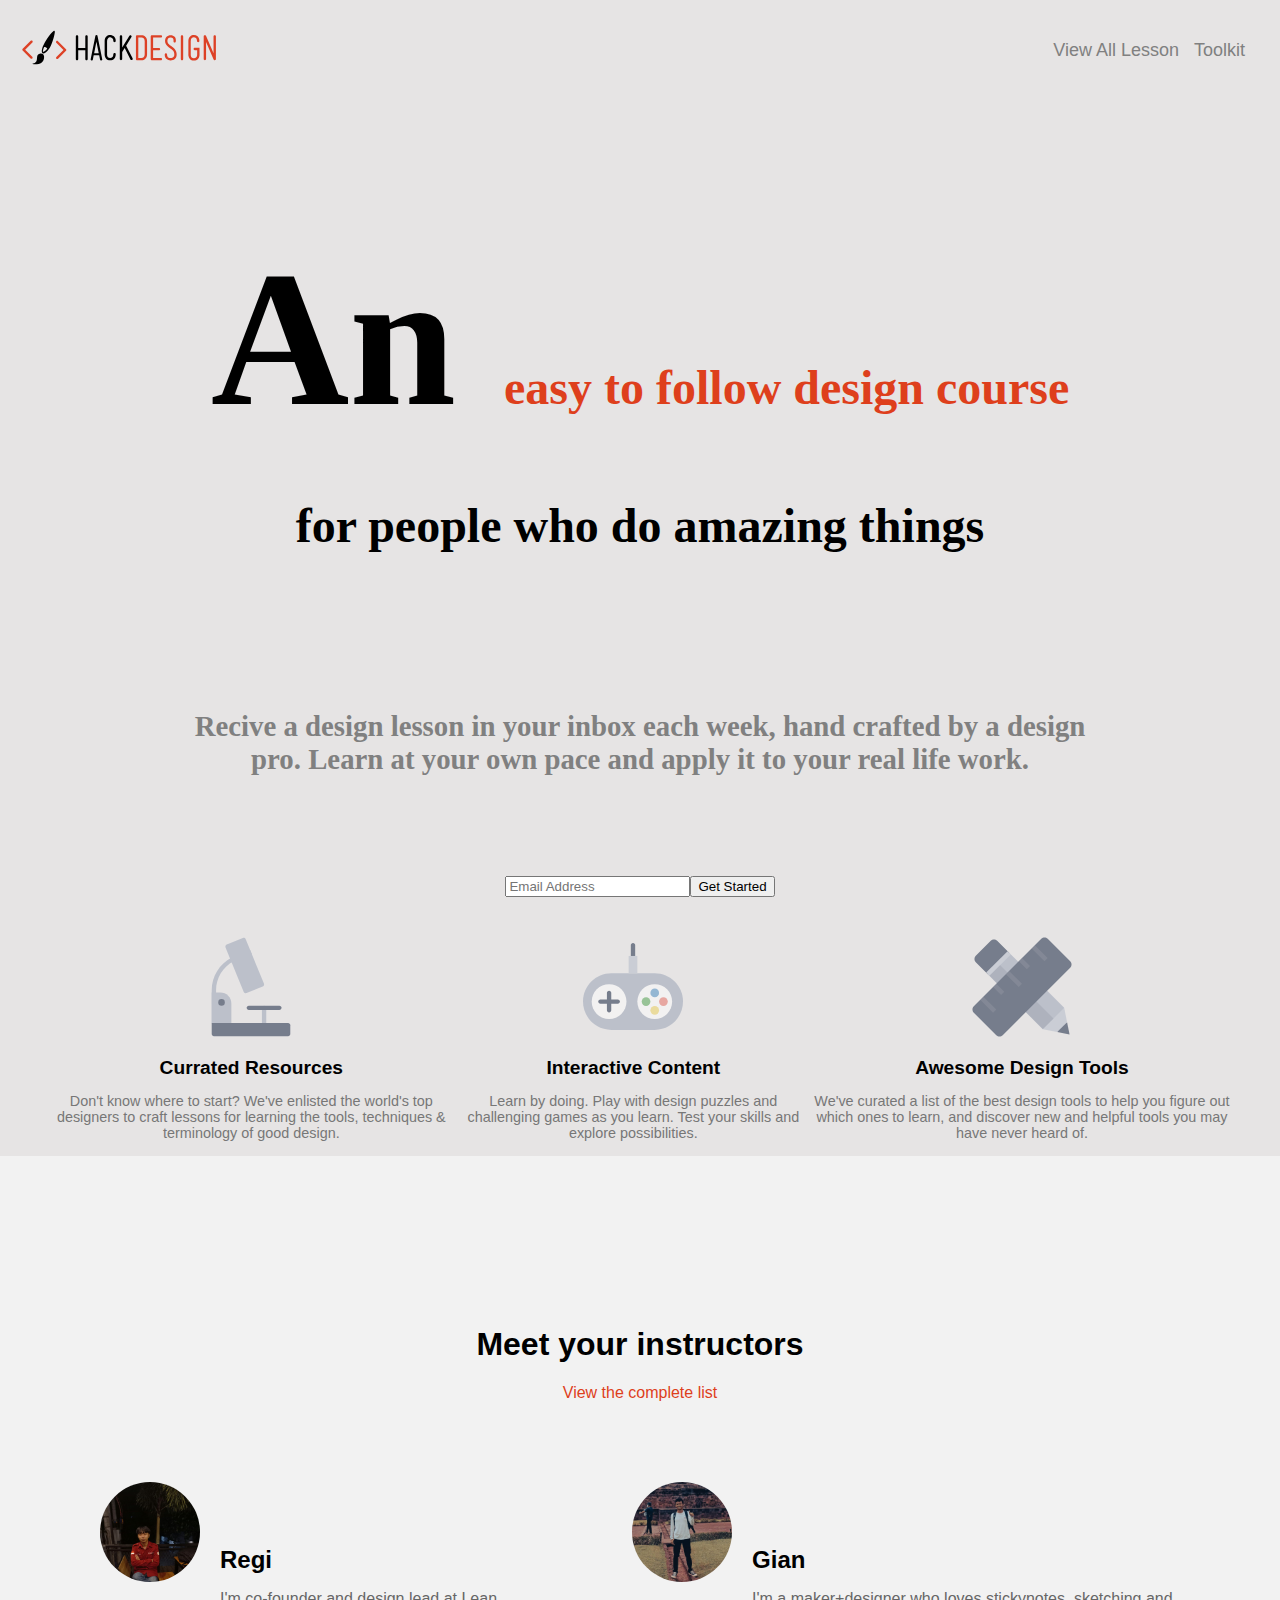
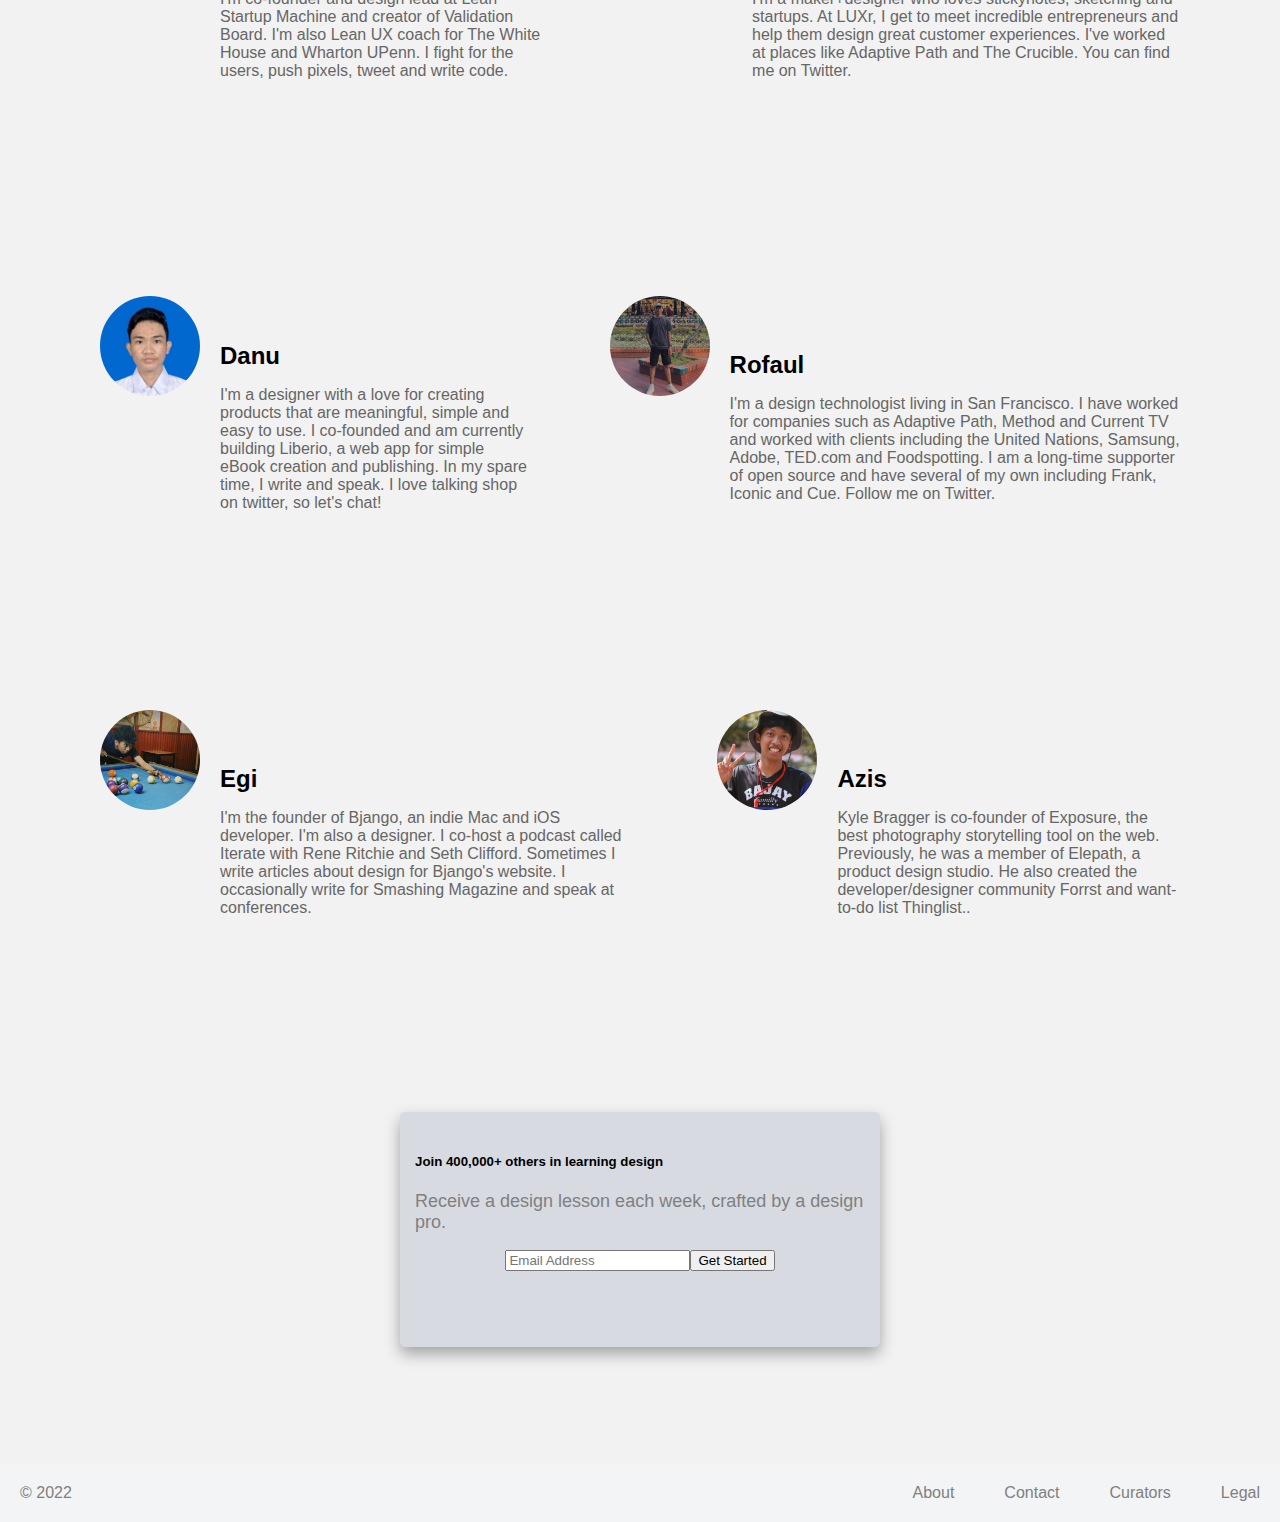
<file: Mission 2/index.html>
<!DOCTYPE html>
<html lang="en">
  <head>
    <meta charset="UTF-8" />
    <meta name="viewport" content="width=device-width, initial-scale=1.0" />
    <link
      href="https://cdn.jsdelivr.net/npm/bootstrap@5.3.1/dist/css/bootstrap.min.css"
      rel="stylesheet"
      integrity="sha384-4bw+/aepP/YC94hEpVNVgiZdgIC5+VKNBQNGCHeKRQN+PtmoHDEXuppvnDJzQIu9"
      crossorigin="anonymous"
    />
    <link rel="stylesheet" type="text/css" href="styles.css" />
    <title>Mission 2</title>
  </head>
  <body>
    <div class="BigContainer">
      <!-- Navbar -->
      <section>
        <div class="navbar-container">
          <nav class="wrapper-navbar">
            <div class="brand">
              <div class="Logo">
                <img src="asset\hackdesign.svg" alt="hackdesign-logo" />
              </div>
            </div>
            <ul class="navbar">
              <li><a href="">View All Lesson</a></li>
              <li><a href="">Toolkit</a></li>
            </ul>
          </nav>
        </div>
      </section>
      <!--Konten-->
      <section>
        <div class="Konten1">
          <h1>
            An <span class="text-konten1">easy to follow design course</span>
            <p class="text-konten1-line2">for people who do amazing things</p>
          </h1>
        </div>
      </section>

      <section class="content-section">
        <div class="Konten2">
          <p class="text-konten2">
            Recive a design lesson in your inbox each week, hand crafted by a
            design pro. Learn at your own pace and apply it to your real life
            work.
          </p>
        </div>
        <div class="input-group">
          <input
            type="email"
            class="form-control"
            placeholder="Email Address"
            aria-label="Email Address"
            aria-describedby="button-addon2"
          />
          <button class="btn btn-success" type="button" id="button-addon2">
            Get Started
          </button>
        </div>
      </section>

      <!--Menu-->
      <section>
        <div class="container-menu">
          <div class="mikroskop">
            <img src="asset/mikroskop.svg" alt="gambarMikroskop" />
            <h3>Currated Resources</h3>
            <p class="text-center">
              Don't know where to start? We've enlisted the world's top
              designers to craft lessons for learning the tools, techniques &
              terminology of good design.
            </p>
          </div>

          <div class="gamepad">
            <img src="asset/gamepad.svg" alt="gambarGamePad" />
            <h3>Interactive Content</h3>
            <p class="text-center">
              Learn by doing. Play with design puzzles and challenging games as
              you learn. Test your skills and explore possibilities.
            </p>
          </div>

          <div class="pensil">
            <img src="asset/pensil.svg" alt="gambarPensil" />
            <h3>Awesome Design Tools</h3>
            <p class="text-center">
              We've curated a list of the best design tools to help you figure
              out which ones to learn, and discover new and helpful tools you
              may have never heard of.
            </p>
          </div>
        </div>
      </section>
    </div>
    <!--Meet your intrucors-->
    <div class="BigContainer2">
      <section class="container-profile">
        <section class="title">
          <h1>Meet your instructors</h1>
          <a href="">View the complete list</a>
        </section>

        <section class="profile">
          <div class="team-section">
            <div class="team-member">
              <div class="profile-box">
                <div class="profile-picture">
                  <img src="asset/Foto/regi.jpg" alt="regi" />
                </div>
                <div class="profile-description">
                  <h3>Regi</h3>
                  <p>
                    I'm co-founder and design lead at Lean Startup Machine and
                    creator of Validation Board. I'm also Lean UX coach for The
                    White House and Wharton UPenn. I fight for the users, push
                    pixels, tweet and write code.
                  </p>
                </div>
              </div>
            </div>
          </div>

          <div class="team-section">
            <div class="team-member">
              <div class="profile-box">
                <div class="profile-picture">
                  <img src="asset/Foto/gian.jpg" alt="gian" />
                </div>
                <div class="profile-description">
                  <h3>Gian</h3>
                  <p>
                    I'm a maker+designer who loves stickynotes, sketching and
                    startups. At LUXr, I get to meet incredible entrepreneurs
                    and help them design great customer experiences. I've worked
                    at places like Adaptive Path and The Crucible. You can find
                    me on Twitter.
                  </p>
                </div>
              </div>
            </div>
          </div>
        </section>

        <section class="profile">
          <div class="team-section">
            <div class="team-member">
              <div class="profile-box">
                <div class="profile-picture">
                  <img src="asset/Foto/danu.jpg" alt="danu" />
                </div>
                <div class="profile-description">
                  <h3>Danu</h3>
                  <p>
                    I'm a designer with a love for creating products that are
                    meaningful, simple and easy to use. I co-founded and am
                    currently building Liberio, a web app for simple eBook
                    creation and publishing. In my spare time, I write and
                    speak. I love talking shop on twitter, so let's chat!
                  </p>
                </div>
              </div>
            </div>
          </div>

          <div class="team-section">
            <div class="team-member">
              <div class="profile-box">
                <div class="profile-picture">
                  <img src="asset/Foto/paul.jpg" alt="paul" />
                </div>
                <div class="profile-description">
                  <h3>Rofaul</h3>
                  <p>
                    I'm a design technologist living in San Francisco. I have
                    worked for companies such as Adaptive Path, Method and
                    Current TV and worked with clients including the United
                    Nations, Samsung, Adobe, TED.com and Foodspotting. I am a
                    long-time supporter of open source and have several of my
                    own including Frank, Iconic and Cue. Follow me on Twitter.
                  </p>
                </div>
              </div>
            </div>
          </div>
        </section>

        <section class="profile">
          <div class="team-section">
            <div class="team-member">
              <div class="profile-box">
                <div class="profile-picture">
                  <img src="asset/Foto/egi.jpg" alt="egi" />
                </div>
                <div class="profile-description">
                  <h3>Egi</h3>
                  <p>
                    I'm the founder of Bjango, an indie Mac and iOS developer.
                    I'm also a designer. I co-host a podcast called Iterate with
                    Rene Ritchie and Seth Clifford. Sometimes I write articles
                    about design for Bjango's website. I occasionally write for
                    Smashing Magazine and speak at conferences.
                  </p>
                </div>
              </div>
            </div>
          </div>

          <div class="team-section">
            <div class="team-member">
              <div class="profile-box">
                <div class="profile-picture">
                  <img src="asset/Foto/azis.jpeg" alt="azis" />
                </div>
                <div class="profile-description">
                  <h3>Azis</h3>
                  <p>
                    Kyle Bragger is co-founder of Exposure, the best photography
                    storytelling tool on the web. Previously, he was a member of
                    Elepath, a product design studio. He also created the
                    developer/designer community Forrst and want-to-do list
                    Thinglist..
                  </p>
                </div>
              </div>
            </div>
          </div>
        </section>
      </section>

      <div class="seacrh-box">
        <div class="box">
          <h5><b>Join 400,000+ others in learning design</b></h5>
          <p>Receive a design lesson each week, crafted by a design pro.</p>
          <div class="input-group">
            <input
              type="email"
              class="form-control"
              placeholder="Email Address"
              aria-label="Email Address"
              aria-describedby="button-addon2"
            />
            <button class="btn btn-success" type="button" id="button-addon2">
              Get Started
            </button>
          </div>
        </div>
      </div>

      <footer>
        <div class="left-content">&copy; 2022</div>
        <div class="right-content">
          <a href="#">About</a>
          <a href="#">Contact</a>
          <a href="#">Curators</a>
          <a href="#">Legal</a>
        </div>
      </footer>
    </div>
  </body>
</html>
</file>
<file: Mission 2/styles.css>
/* Style for navigation bar */
.BigContainer {
  background-color: rgb(230, 228, 228);
}
body {
  font-family: Arial, sans-serif;
  margin: 0;
  padding: 0;
  background-color: #f2f2f2;
}
.navbar-container {
  display: flex;
  justify-content: center;
  padding: 0px;
  margin: 0px;
}
.wrapper-navbar {
  display: flex;
  justify-content: space-between;
  align-items: center;
  width: 100%;
  height: 80px;
  padding: 10px 20px;
  overflow-x: hidden;
}

.brand {
  display: flex;
  align-items: center;
}

.Logo img {
  width: 200px;
  height: 70.11px;
  margin-right: 50px;
}

.navbar {
  list-style: none;
  display: flex;
}

.navbar li {
  margin-right: 15px;
}

.navbar li a {
  text-decoration: none;
  font-size: large;
  color: gray;
}

.navbar > li > a:hover {
  text-decoration: underline;
  color: gray;
}

/*Konten*/
.Konten1 {
  text-align: center;
  justify-content: center;
  font-size: 6rem;
  font-weight: bold;
  font-family: serif;
  margin-right: 10rem;
  margin-left: 10rem;
  margin-bottom: 5rem;
}

.text-konten1-line2 {
  text-align: center;
  justify-content: center;
  font-weight: bold;
  font-size: 3rem;
  font-family: serif;
  margin-right: 5rem;
  margin-left: 5rem;
  margin-bottom: 5rem;
}

.text-konten1 {
  color: #de3f1c;
  font-size: 3rem;
  font-weight: bold;
}

.content-section {
  display: flex;
  flex-direction: column;
  align-items: center;
}

.Konten2 {
  text-align: center;
  justify-content: center;
  font-size: 1.8rem;
  font-weight: bold;
  font-family: serif;
  color: gray;
  margin: 0 12rem 3.5rem 12rem;
}

.input-group {
  display: flex;
  justify-content: center;
  align-items: center;
  margin-top: 1rem;
  width: auto;
  height: 20px;
}

/*Menu*/
.container-menu {
  /*display: flex;
  justify-content: space-evenly;
  margin-top: 20px;*/
  display: flex;
  justify-content: space-between;
  align-items: center;
  margin: 40px auto;
  max-width: 1200px;
}

.container-menu img {
  width: 100px;
  height: 100px;
  margin-bottom: 10px;
}

.container-menu h3 {
  font-size: 1.2rem;
  margin-bottom: 10px;
}

.container-menu p {
  font-size: 0.9rem;
  color: #777;
}

/*mikroskop*/
.mikroskop {
  text-align: center;
}

.mikroskop img {
  display: block;
  margin: 0 auto;
}

.mikroskop h3 {
  text-align: center;
  margin-top: 20px;
}

.mikroskop p.mikroskop-text {
  text-align: center;
  margin-top: 10px;
}

/*gamepad*/
.gamepad {
  text-align: center;
}

.gamepad img {
  display: block;
  margin: 0 auto;
}

.gamepad h3 {
  text-align: center;
  margin-top: 20px;
}

.gamepad p.gamepad-text {
  text-align: center;
  margin-top: 10px;
}

/*pensil*/
.pensil {
  text-align: center;
}

.pensil img {
  display: block;
  margin: 0 auto;
}

.pensil h3 {
  text-align: center;
  margin-top: 20px;
}

.pensil p.pensil-text {
  text-align: center;
  margin-top: 10px;
}

/*instructors*/
.container-profile {
  width: 100%;
  max-width: 1200px;
  margin: 0 auto;
  padding: 30px;
}

.title h1 {
  display: flex;
  justify-content: center;
  text-align: center;
  margin-top: 100px;
}

.title a {
  text-decoration: none;
  display: flex;
  justify-content: center;
  text-align: center;
  margin-top: 15px;
  color: #de3f1c;
}

.title a:hover {
  text-decoration: underline;
}

/*member*/
.profile {
  display: flex;
  align-items: center;
  margin: 20px;
}

.team-member {
  /*border-radius: 5px;
  margin: 10px;
  padding: 20px;
  width: 300px;*/
  display: flex;
  justify-content: space-between;
  margin-bottom: 40px;
  padding: 40px;
  border-radius: 5px;
}

.profile-box {
  display: flex;
  align-items: center;
}

.profile-picture img {
  /*width: 80px;
  height: 80px;
  border-radius: 50%;
  margin-right: 10px;*/
  width: 100px;
  height: 100px;
  border-radius: 50%;
  object-fit: cover;
  margin-right: 20px;
  margin-bottom: 150px;
}

.team-section {
  display: flex;
  justify-content: center;
  align-items: center;
  margin-top: 20px;
}

.profile-description h3 {
  margin-bottom: 10px;
  font-size: 1.5rem;
}

.profile-description p {
  text-align: left;
  font-size: 1rem;
  color: #666;
}

/*searc box*/
.seacrh-box {
  display: flex;
  justify-content: center;
  align-items: center;
  height: 30vh;
  margin-bottom: 100px;
}

.box {
  width: 450px;
  height: 200px;
  padding: 15px;
  padding-top: 20px;
  text-align: left;
  background-color: #d7dae0;
  box-shadow: 0 7px 15px 0 rgb(163, 162, 162);
  border-radius: 5px;
}

.box p {
  font-size: large;
  font-weight: 5px;
  color: gray;
}

footer {
  background-color: #f3f4f6;
  color: grey;
  padding: 20px;
  display: flex;
  justify-content: space-between;
  align-items: center;
  bottom: 0;
  width: 100%;
  left: 0;
}

.right-content {
  display: flex;
  gap: 50px;
  margin-right: 40px;
}

.right-content a {
  color: grey;
  text-decoration: none;
}

.right-content a:hover {
  text-decoration: underline;
}
</file>
